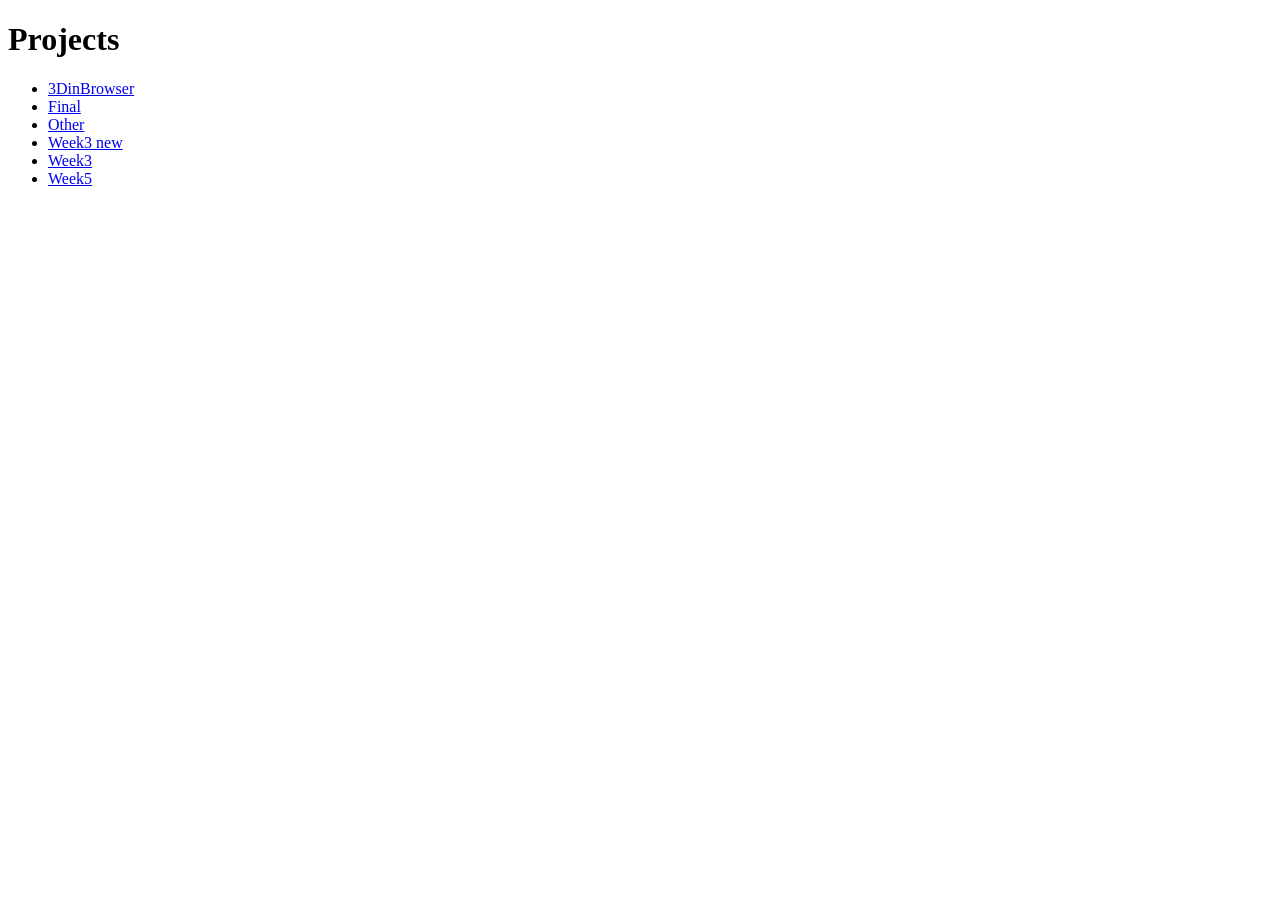
<file: index.html>
<!DOCTYPE html>
<html>
<head>
    <meta charset="UTF-8">
    <title>3D</title>
</head>
<body>
    <h1>Projects</h1>
    <ul>
        <li><a href="3DinBrowser/index.html">3DinBrowser</a></li>
        <li><a href="Final/index.html">Final</a></li>
        <li><a href="Other/index.html">Other</a></li>
        <li><a href="Week3%20new/index.html">Week3 new</a></li>
        <li><a href="Week3/index.html">Week3</a></li>
        <li><a href="Week5/index.html">Week5</a></li>
    </ul>
</body>
</html>
</file>
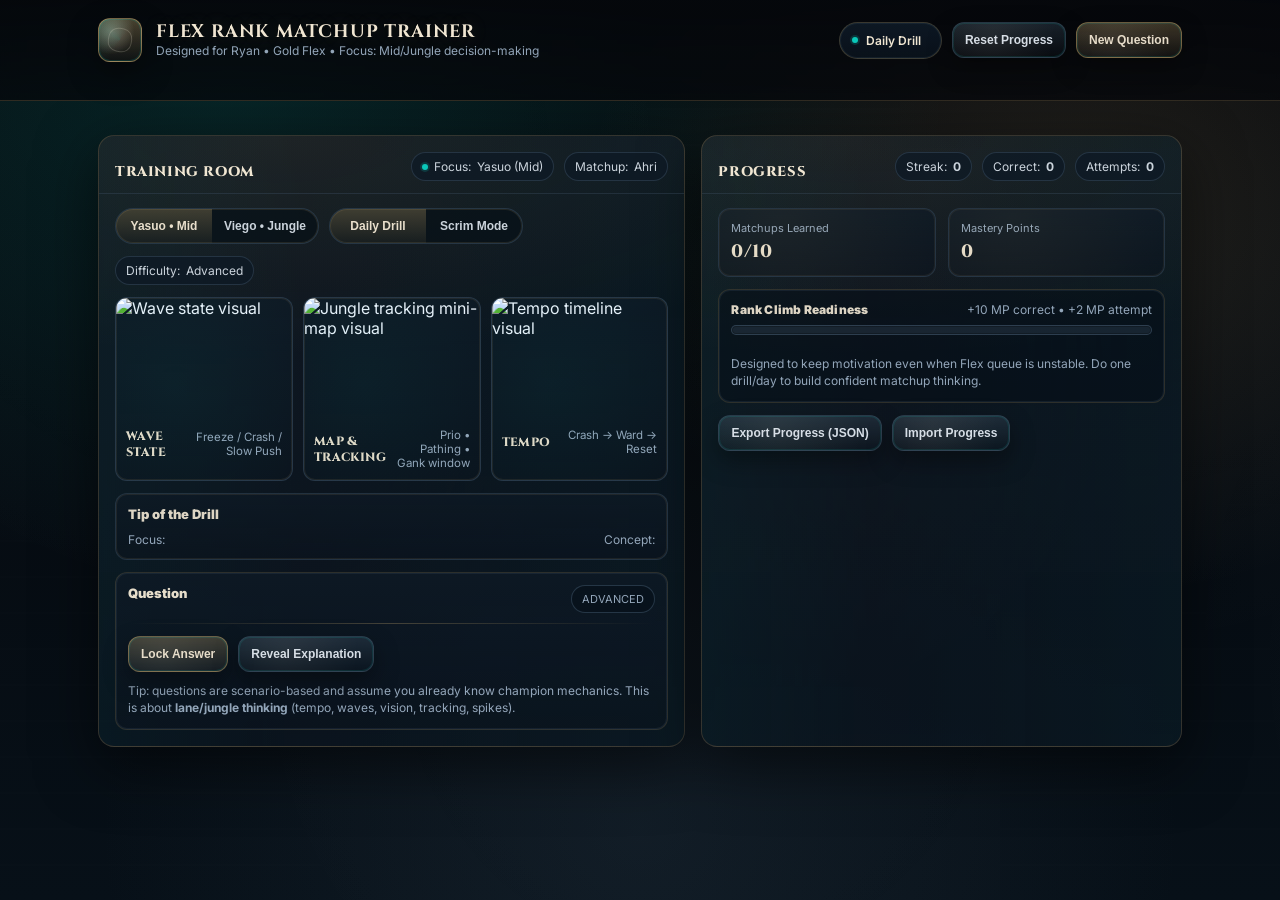
<file: Other/index.html>
<!doctype html>
<html lang="en">
<head>
  <meta charset="utf-8" />
  <meta name="viewport" content="width=device-width, initial-scale=1" />
  <title>Flex Rank Matchup Trainer</title>
  <link rel="preconnect" href="https://fonts.googleapis.com">
  <link rel="preconnect" href="https://fonts.gstatic.com" crossorigin>
  <link href="https://fonts.googleapis.com/css2?family=Cinzel:wght@400;600;700&family=Inter:wght@400;500;600&display=swap" rel="stylesheet">
  <link rel="stylesheet" href="./styles.css">
</head>

<body>
  <canvas id="burst"></canvas>
  <div class="toast" id="toast">Matchup Learned ✦</div>

  <header class="appHeader">
    <div class="wrap">
      <div class="topbar">
        <div class="brand">
          <div class="crest" aria-hidden="true"></div>
          <div>
            <h1>Flex Rank Matchup Trainer</h1>
            <div class="subtitle">Designed for Ryan • Gold Flex • Focus: Mid/Jungle decision-making</div>
          </div>
        </div>

        <div class="pillrow">
          <div class="pill"><span class="dot"></span> <strong id="dailyLabel">Daily Drill</strong> <span id="dailyDate"></span></div>
          <button class="btn secondary" id="btnReset">Reset Progress</button>
          <button class="btn" id="btnNew">New Question</button>
        </div>
      </div>
    </div>
  </header>

  <main class="wrap">
    <div class="grid">
      <!-- LEFT: Tip + Quiz -->
      <section class="card" aria-label="Trainer">
        <div class="cardHead">
          <h2 class="cardTitle">Training Room</h2>
          <div class="cardMeta">
            <span class="tag" title="Champion focus"><span class="dot"></span> Focus: <span id="focusTag">Yasuo (Mid)</span></span>
            <span class="tag" title="Matchup">Matchup: <span id="matchupTag">Ahri</span></span>
          </div>
        </div>

        <div class="cardBody">
          <div class="row">
            <div class="select">
              <div class="seg" role="tablist" aria-label="Champion">
                <button id="segYasuo" class="active" role="tab" aria-selected="true">Yasuo • Mid</button>
                <button id="segViego" role="tab" aria-selected="false">Viego • Jungle</button>
              </div>

              <div class="seg" role="tablist" aria-label="Mode">
                <button id="segDaily" class="active" role="tab" aria-selected="true">Daily Drill</button>
                <button id="segRandom" role="tab" aria-selected="false">Scrim Mode</button>
              </div>
            </div>

            <span class="tag" title="Difficulty">Difficulty: <span id="diffTag">Advanced</span></span>
          </div>

          <!-- NEW: Visual panel related to the question -->
          <div class="vizGrid">
            <figure class="vizCard" aria-label="Wave visual">
              <img id="imgWave" alt="Wave state visual" />
              <figcaption>
                <span class="vizTitle">Wave State</span>
                <span class="vizSub" id="vizWaveLabel">Freeze / Crash / Slow Push</span>
              </figcaption>
            </figure>

            <figure class="vizCard" aria-label="Jungle tracking visual">
              <img id="imgMap" alt="Jungle tracking mini-map visual" />
              <figcaption>
                <span class="vizTitle">Map & Tracking</span>
                <span class="vizSub" id="vizMapLabel">Prio • Pathing • Gank window</span>
              </figcaption>
            </figure>

            <figure class="vizCard" aria-label="Timing visual">
              <img id="imgTempo" alt="Tempo timeline visual" />
              <figcaption>
                <span class="vizTitle">Tempo</span>
                <span class="vizSub" id="vizTempoLabel">Crash → Ward → Reset</span>
              </figcaption>
            </figure>
          </div>

          <div class="tip" id="tipCard">
            <h3 id="tipTitle">Tip of the Drill</h3>
            <p id="tipText"></p>
            <div class="small">
              <span>Focus: <strong id="tipFocus"></strong></span>
              <span>Concept: <strong id="tipConcept"></strong></span>
            </div>
          </div>

          <div class="quiz" id="quizCard">
            <div class="qtitle">
              <h3 id="qText">Question</h3>
              <div class="diff" id="qDiff">ADVANCED</div>
            </div>
            <div class="answers" id="answers"></div>

            <div class="feedback" id="feedback">
              <span class="label" id="fbLabel"></span>
              <span id="fbText"></span>
            </div>

            <div class="divider"></div>

            <div class="footerActions">
              <button class="btn" id="btnSubmit" disabled>Lock Answer</button>
              <button class="btn secondary" id="btnReveal">Reveal Explanation</button>
            </div>

            <div class="smallNote">
              Tip: questions are scenario-based and assume you already know champion mechanics.
              This is about <strong>lane/jungle thinking</strong> (tempo, waves, vision, tracking, spikes).
            </div>
          </div>
        </div>
      </section>

      <!-- RIGHT: Progress -->
      <aside class="card" aria-label="Progress">
        <div class="cardHead">
          <h2 class="cardTitle">Progress</h2>
          <div class="cardMeta">
            <span class="tag">Streak: <strong id="streak">0</strong></span>
            <span class="tag">Correct: <strong id="correct">0</strong></span>
            <span class="tag">Attempts: <strong id="attempts">0</strong></span>
          </div>
        </div>

        <div class="cardBody">
          <div class="statGrid">
            <div class="stat">
              <div class="k">Matchups Learned</div>
              <div class="v"><span id="learned">0</span>/<span id="goal">10</span></div>
            </div>
            <div class="stat">
              <div class="k">Mastery Points</div>
              <div class="v" id="mp">0</div>
            </div>
          </div>

          <div class="progress">
            <div class="progressTop">
              <div class="label">Rank Climb Readiness</div>
              <div class="mutedText">+10 MP correct • +2 MP attempt</div>
            </div>
            <div class="bar"><div id="barFill"></div></div>
            <div class="badgeRow" id="badges"></div>
            <div class="smallNote" id="note">
              Designed to keep motivation even when Flex queue is unstable.
              Do one drill/day to build confident matchup thinking.
            </div>
          </div>

          <div class="footerActions">
            <button class="btn secondary" id="btnExport">Export Progress (JSON)</button>
            <button class="btn secondary" id="btnImport">Import Progress</button>
          </div>
        </div>
      </aside>
    </div>
  </main>

  <script src="./app.js"></script>
</body>
</html>
</file>
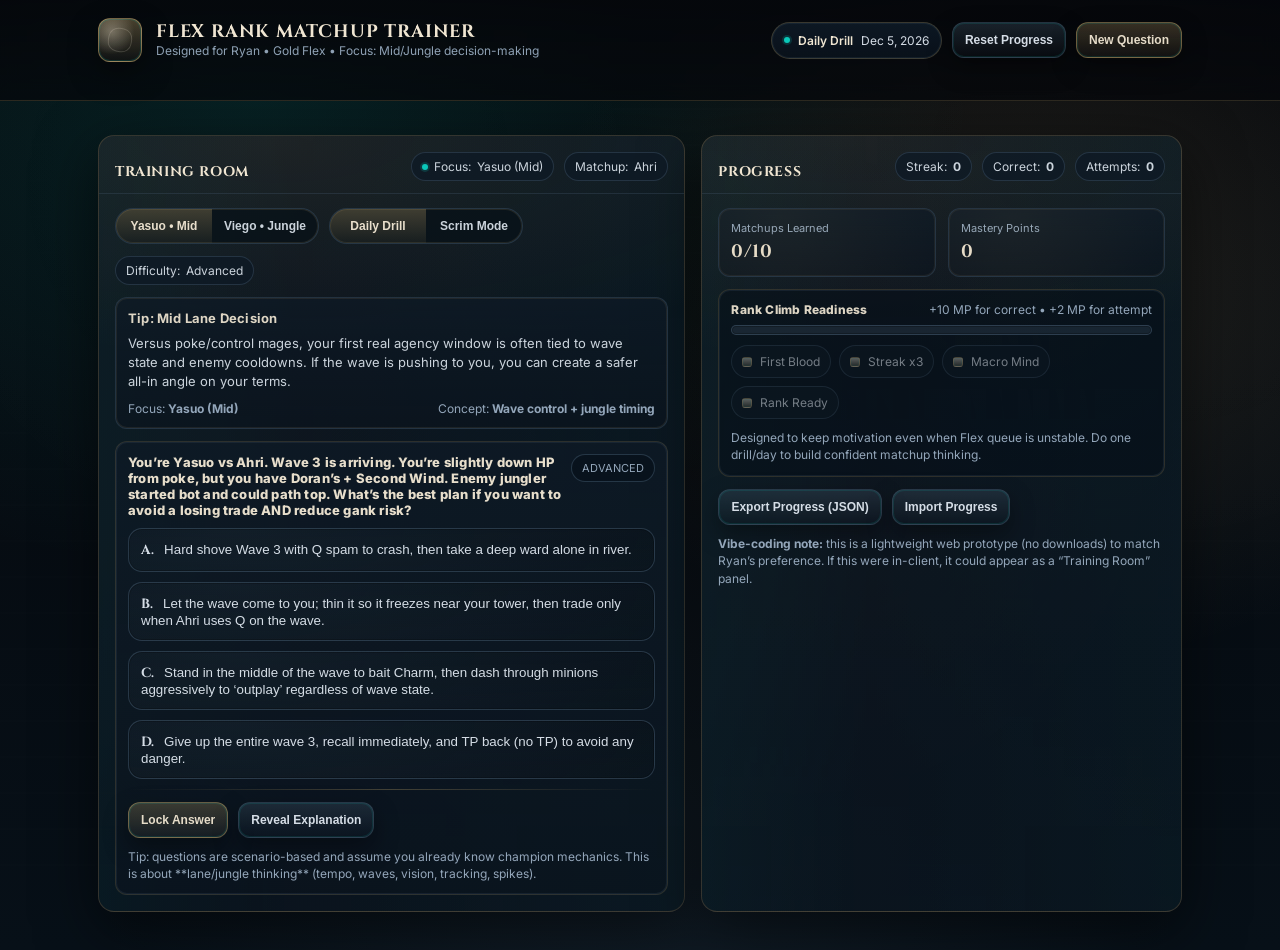
<file: Other/matchup-trainer.html>
<!doctype html>
<html lang="en">
<head>
  <meta charset="utf-8" />
  <meta name="viewport" content="width=device-width, initial-scale=1" />
  <title>Flex Rank Matchup Trainer</title>
  <link rel="preconnect" href="https://fonts.googleapis.com">
  <link rel="preconnect" href="https://fonts.gstatic.com" crossorigin>
  <!-- Cinzel gives a LoL-ish “prestige” vibe without needing LoL proprietary fonts -->
  <link href="https://fonts.googleapis.com/css2?family=Cinzel:wght@400;600;700&family=Inter:wght@400;500;600&display=swap" rel="stylesheet">

  <style>
    :root{
      --bg0:#05070b;
      --bg1:#071018;
      --panel:#0b141e;
      --panel2:#0e1a26;
      --edge:#2b3c4b;
      --edge2:#3f5568;
      --gold:#c8aa6e;
      --gold2:#f0e6d2;
      --teal:#0ac8b9;
      --red:#d34b4b;
      --muted:#9fb3c8;
      --text:#e6eef6;
      --shadow: 0 18px 60px rgba(0,0,0,.55);
      --shadow2: 0 12px 30px rgba(0,0,0,.40);
      --radius: 16px;
      --radius2: 12px;
    }

    *{ box-sizing:border-box; }
    body{
      margin:0;
      font-family: Inter, system-ui, -apple-system, Segoe UI, Roboto, Arial, sans-serif;
      color:var(--text);
      background:
        radial-gradient(1200px 800px at 20% 10%, rgba(10,200,185,.12), transparent 60%),
        radial-gradient(900px 700px at 80% 30%, rgba(200,170,110,.14), transparent 55%),
        radial-gradient(900px 900px at 50% 90%, rgba(63,85,104,.18), transparent 60%),
        linear-gradient(180deg, var(--bg0), var(--bg1));
      min-height:100vh;
      overflow-x:hidden;
    }

    /* subtle “client texture” */
    body::before{
      content:"";
      position:fixed; inset:0;
      background-image:
        linear-gradient(transparent 0, rgba(255,255,255,.02) 1px, transparent 2px),
        radial-gradient(circle at 30% 20%, rgba(255,255,255,.03), transparent 45%),
        radial-gradient(circle at 70% 60%, rgba(255,255,255,.02), transparent 50%);
      background-size: 100% 36px, 900px 900px, 1000px 1000px;
      pointer-events:none;
      mix-blend-mode: overlay;
      opacity:.55;
    }

    header{
      position:sticky; top:0; z-index:50;
      backdrop-filter: blur(10px);
      background: linear-gradient(180deg, rgba(5,7,11,.92), rgba(5,7,11,.72));
      border-bottom: 1px solid rgba(200,170,110,.20);
    }

    .wrap{
      max-width: 1120px;
      margin: 0 auto;
      padding: 18px 18px 38px;
    }

    .topbar{
      display:flex;
      align-items:center;
      justify-content:space-between;
      gap:14px;
    }

    .brand{
      display:flex;
      align-items:center;
      gap:14px;
      min-width: 260px;
    }

    .crest{
      width:44px; height:44px;
      border-radius: 12px;
      background:
        radial-gradient(circle at 30% 30%, rgba(240,230,210,.35), transparent 55%),
        linear-gradient(180deg, rgba(200,170,110,.35), rgba(200,170,110,.05));
      border: 1px solid rgba(200,170,110,.55);
      box-shadow: 0 0 0 1px rgba(10,200,185,.15) inset, var(--shadow2);
      position:relative;
    }
    .crest::after{
      content:"";
      position:absolute; inset:9px;
      border-radius: 10px;
      border:1px solid rgba(240,230,210,.28);
      transform: rotate(10deg);
      opacity:.7;
    }

    h1{
      margin:0;
      font-family: Cinzel, serif;
      font-weight: 700;
      letter-spacing: .8px;
      font-size: 18px;
      line-height:1.1;
      color: var(--gold2);
      text-transform: uppercase;
    }
    .subtitle{
      margin-top:2px;
      font-size: 12px;
      color: rgba(159,179,200,.90);
    }

    .pillrow{
      display:flex;
      align-items:center;
      gap:10px;
      flex-wrap:wrap;
      justify-content:flex-end;
    }

    .pill{
      display:flex;
      align-items:center;
      gap:8px;
      padding: 10px 12px;
      border-radius: 999px;
      background: linear-gradient(180deg, rgba(14,26,38,.92), rgba(11,20,30,.82));
      border: 1px solid rgba(200,170,110,.25);
      box-shadow: 0 0 0 1px rgba(63,85,104,.20) inset;
      color: rgba(230,238,246,.92);
      font-size: 12px;
      user-select:none;
    }
    .pill strong{ color: var(--gold2); font-weight:600; }

    .btn{
      appearance:none;
      border:0;
      cursor:pointer;
      padding: 10px 12px;
      border-radius: 12px;
      font-weight: 600;
      font-size: 12px;
      color: rgba(240,230,210,.95);
      background:
        linear-gradient(180deg, rgba(200,170,110,.25), rgba(200,170,110,.06));
      border: 1px solid rgba(200,170,110,.45);
      box-shadow: 0 0 0 1px rgba(10,200,185,.12) inset, 0 10px 24px rgba(0,0,0,.35);
      transition: transform .08s ease, filter .12s ease, border-color .12s ease;
      white-space:nowrap;
    }
    .btn:hover{ filter: brightness(1.08); border-color: rgba(240,230,210,.55); }
    .btn:active{ transform: translateY(1px); }
    .btn.secondary{
      background: linear-gradient(180deg, rgba(63,85,104,.35), rgba(14,26,38,.18));
      border-color: rgba(63,85,104,.55);
      color: rgba(230,238,246,.92);
    }

    .grid{
      display:grid;
      grid-template-columns: 1.1fr .9fr;
      gap: 16px;
      margin-top: 16px;
    }

    @media (max-width: 980px){
      .grid{ grid-template-columns: 1fr; }
      .brand{ min-width:unset; }
      .pillrow{ justify-content:flex-start; }
    }

    .card{
      border-radius: var(--radius);
      background:
        radial-gradient(1200px 400px at 30% 0%, rgba(200,170,110,.10), transparent 55%),
        linear-gradient(180deg, rgba(11,20,30,.96), rgba(11,20,30,.86));
      border: 1px solid rgba(200,170,110,.22);
      box-shadow: var(--shadow);
      overflow:hidden;
      position:relative;
    }
    .card::before{
      content:"";
      position:absolute; inset:0;
      background:
        linear-gradient(90deg, rgba(10,200,185,.10), transparent 35%, rgba(10,200,185,.08)),
        radial-gradient(circle at 20% 40%, rgba(240,230,210,.05), transparent 60%);
      opacity:.35;
      pointer-events:none;
    }

    .cardHead{
      display:flex;
      align-items:flex-end;
      justify-content:space-between;
      gap:10px;
      padding: 16px 16px 12px;
      border-bottom: 1px solid rgba(63,85,104,.35);
      position:relative;
      z-index:1;
    }

    .cardTitle{
      font-family: Cinzel, serif;
      letter-spacing: .6px;
      text-transform: uppercase;
      font-weight: 700;
      color: var(--gold2);
      font-size: 14px;
      margin:0;
    }
    .cardMeta{
      font-size: 12px;
      color: rgba(159,179,200,.92);
      display:flex;
      gap:10px;
      align-items:center;
      flex-wrap:wrap;
    }
    .tag{
      display:inline-flex;
      align-items:center;
      gap:6px;
      padding: 6px 10px;
      border-radius: 999px;
      background: rgba(14,26,38,.75);
      border: 1px solid rgba(63,85,104,.45);
      color: rgba(230,238,246,.88);
      font-size: 12px;
    }
    .dot{
      width:6px; height:6px; border-radius: 99px;
      background: var(--teal);
      box-shadow: 0 0 0 2px rgba(10,200,185,.18);
    }

    .cardBody{
      padding: 14px 16px 16px;
      position:relative;
      z-index:1;
    }

    .row{
      display:flex;
      gap:12px;
      flex-wrap:wrap;
      align-items:center;
      justify-content:space-between;
      margin-bottom: 12px;
    }

    .select{
      display:flex;
      gap:10px;
      flex-wrap:wrap;
    }

    .seg{
      display:inline-flex;
      border-radius: 999px;
      overflow:hidden;
      border: 1px solid rgba(63,85,104,.55);
      background: rgba(7,16,24,.7);
      box-shadow: 0 0 0 1px rgba(200,170,110,.12) inset;
    }
    .seg button{
      border:0;
      background: transparent;
      color: rgba(230,238,246,.88);
      font-weight: 600;
      font-size: 12px;
      padding: 10px 12px;
      cursor:pointer;
      transition: background .12s ease, color .12s ease;
      min-width: 96px;
    }
    .seg button.active{
      background:
        linear-gradient(180deg, rgba(200,170,110,.28), rgba(200,170,110,.07));
      color: rgba(240,230,210,.96);
    }
    .seg button:not(.active):hover{
      background: rgba(63,85,104,.18);
    }

    .tip{
      border-radius: var(--radius2);
      background: linear-gradient(180deg, rgba(14,26,38,.72), rgba(11,20,30,.62));
      border: 1px solid rgba(63,85,104,.45);
      padding: 12px 12px;
      box-shadow: 0 0 0 1px rgba(200,170,110,.10) inset;
    }
    .tip h3{
      margin:0 0 8px 0;
      font-size: 13px;
      font-weight: 700;
      color: rgba(240,230,210,.92);
      letter-spacing:.2px;
    }
    .tip p{
      margin:0;
      color: rgba(230,238,246,.88);
      line-height:1.45;
      font-size: 13px;
    }
    .tip .small{
      margin-top:10px;
      font-size: 12px;
      color: rgba(159,179,200,.92);
      display:flex;
      justify-content:space-between;
      gap:10px;
      flex-wrap:wrap;
    }

    .quiz{
      margin-top: 12px;
      border-radius: var(--radius2);
      background: linear-gradient(180deg, rgba(14,26,38,.78), rgba(11,20,30,.66));
      border: 1px solid rgba(200,170,110,.18);
      padding: 12px 12px;
      box-shadow: 0 0 0 1px rgba(63,85,104,.22) inset;
    }
    .qtitle{
      display:flex;
      justify-content:space-between;
      gap:10px;
      align-items:flex-start;
    }
    .quiz h3{
      margin:0 0 10px 0;
      font-size: 13px;
      font-weight: 800;
      letter-spacing:.2px;
      color: rgba(240,230,210,.96);
    }
    .diff{
      font-size: 11px;
      padding: 6px 10px;
      border-radius: 999px;
      border: 1px solid rgba(63,85,104,.55);
      background: rgba(7,16,24,.55);
      color: rgba(159,179,200,.92);
      white-space:nowrap;
    }

    .answers{
      display:grid;
      grid-template-columns: 1fr;
      gap:10px;
    }
    .answer{
      text-align:left;
      width:100%;
      padding: 12px 12px;
      border-radius: 14px;
      border: 1px solid rgba(63,85,104,.55);
      background:
        radial-gradient(900px 300px at 20% 0%, rgba(63,85,104,.18), transparent 60%),
        linear-gradient(180deg, rgba(7,16,24,.75), rgba(7,16,24,.55));
      color: rgba(230,238,246,.92);
      cursor:pointer;
      transition: transform .08s ease, filter .12s ease, border-color .12s ease;
      box-shadow: 0 0 0 1px rgba(0,0,0,.20) inset;
      position:relative;
      overflow:hidden;
    }
    .answer:hover{ filter: brightness(1.08); border-color: rgba(200,170,110,.35); }
    .answer:active{ transform: translateY(1px); }
    .answer.correct{
      border-color: rgba(10,200,185,.65);
      box-shadow: 0 0 0 1px rgba(10,200,185,.20) inset, 0 0 26px rgba(10,200,185,.15);
    }
    .answer.wrong{
      border-color: rgba(211,75,75,.70);
      box-shadow: 0 0 0 1px rgba(211,75,75,.22) inset, 0 0 26px rgba(211,75,75,.12);
    }

    .feedback{
      margin-top: 10px;
      padding: 10px 10px;
      border-radius: 12px;
      border: 1px solid rgba(63,85,104,.55);
      background: rgba(7,16,24,.55);
      color: rgba(230,238,246,.90);
      font-size: 12.5px;
      line-height:1.45;
      display:none;
    }
    .feedback.show{ display:block; }
    .feedback .label{
      font-weight:800;
      letter-spacing:.2px;
      color: rgba(240,230,210,.94);
    }

    /* right column: progress */
    .statGrid{
      display:grid;
      grid-template-columns: 1fr 1fr;
      gap: 12px;
      margin-bottom: 12px;
    }
    .stat{
      border-radius: var(--radius2);
      background: linear-gradient(180deg, rgba(14,26,38,.74), rgba(11,20,30,.64));
      border: 1px solid rgba(63,85,104,.48);
      padding: 12px 12px;
      box-shadow: 0 0 0 1px rgba(200,170,110,.08) inset;
      position:relative;
      overflow:hidden;
    }
    .stat::after{
      content:"";
      position:absolute; inset:-40% -60%;
      background: radial-gradient(circle at 40% 40%, rgba(200,170,110,.18), transparent 55%);
      transform: rotate(12deg);
      opacity:.35;
      pointer-events:none;
    }
    .stat .k{ font-size: 11px; color: rgba(159,179,200,.92); }
    .stat .v{
      margin-top:4px;
      font-family: Cinzel, serif;
      letter-spacing:.4px;
      font-weight: 700;
      color: rgba(240,230,210,.96);
      font-size: 18px;
    }

    .progress{
      border-radius: var(--radius2);
      border: 1px solid rgba(200,170,110,.20);
      background: rgba(7,16,24,.55);
      padding: 12px 12px;
      box-shadow: 0 0 0 1px rgba(63,85,104,.22) inset;
    }
    .progressTop{
      display:flex;
      justify-content:space-between;
      gap:10px;
      align-items:center;
      margin-bottom:8px;
      flex-wrap:wrap;
    }
    .progressTop .label{
      font-weight: 800;
      color: rgba(240,230,210,.92);
      letter-spacing:.2px;
      font-size: 12px;
    }
    .bar{
      height: 10px;
      border-radius: 999px;
      background: rgba(63,85,104,.30);
      border: 1px solid rgba(63,85,104,.55);
      overflow:hidden;
      box-shadow: 0 0 0 1px rgba(0,0,0,.25) inset;
    }
    .bar > div{
      height:100%;
      width: 0%;
      border-radius: 999px;
      background:
        linear-gradient(90deg, rgba(10,200,185,.35), rgba(200,170,110,.55), rgba(240,230,210,.65));
      box-shadow: 0 0 18px rgba(200,170,110,.18);
      transition: width .35s ease;
    }
    .badgeRow{
      display:flex;
      flex-wrap:wrap;
      gap:8px;
      margin-top:10px;
    }
    .badge{
      display:inline-flex;
      align-items:center;
      gap:8px;
      padding: 8px 10px;
      border-radius: 999px;
      border: 1px solid rgba(63,85,104,.55);
      background: rgba(14,26,38,.70);
      color: rgba(230,238,246,.88);
      font-size: 12px;
      opacity:.55;
      filter: saturate(.9);
      transition: opacity .15s ease, filter .15s ease, transform .08s ease, border-color .15s ease;
    }
    .badge.unlocked{
      opacity: 1;
      filter: saturate(1.05);
      border-color: rgba(200,170,110,.38);
      box-shadow: 0 0 0 1px rgba(200,170,110,.10) inset;
    }
    .badge.unlocked:hover{ transform: translateY(-1px); }
    .badge .ico{
      width: 10px; height: 10px; border-radius: 3px;
      background: linear-gradient(180deg, rgba(240,230,210,.65), rgba(200,170,110,.25));
      border: 1px solid rgba(200,170,110,.45);
      box-shadow: 0 0 0 1px rgba(10,200,185,.10) inset;
    }

    .smallNote{
      margin-top: 10px;
      font-size: 12px;
      color: rgba(159,179,200,.92);
      line-height:1.45;
    }

    .footerActions{
      display:flex;
      gap:10px;
      flex-wrap:wrap;
      margin-top:12px;
    }

    /* celebration burst */
    #burst{
      position:fixed;
      inset:0;
      pointer-events:none;
      z-index: 999;
    }
    .toast{
      position: fixed;
      left: 50%;
      top: 16px;
      transform: translateX(-50%);
      z-index: 1000;
      padding: 12px 14px;
      border-radius: 14px;
      background: linear-gradient(180deg, rgba(14,26,38,.92), rgba(7,16,24,.85));
      border: 1px solid rgba(200,170,110,.42);
      box-shadow: var(--shadow2);
      color: rgba(240,230,210,.96);
      font-weight: 700;
      letter-spacing:.2px;
      font-size: 12px;
      display:none;
    }
    .toast.show{ display:block; animation: pop .18s ease; }
    @keyframes pop{ from{ transform: translateX(-50%) translateY(-6px); opacity:.0 } to{ transform: translateX(-50%) translateY(0); opacity:1 } }

    .divider{
      height:1px;
      background: linear-gradient(90deg, transparent, rgba(200,170,110,.35), transparent);
      margin: 10px 0 12px;
      opacity:.85;
    }
  </style>
</head>

<body>
  <canvas id="burst"></canvas>
  <div class="toast" id="toast">Matchup Learned ✦</div>

  <header>
    <div class="wrap">
      <div class="topbar">
        <div class="brand">
          <div class="crest" aria-hidden="true"></div>
          <div>
            <h1>Flex Rank Matchup Trainer</h1>
            <div class="subtitle">Designed for Ryan • Gold Flex • Focus: Mid/Jungle decision-making</div>
          </div>
        </div>

        <div class="pillrow">
          <div class="pill"><span class="dot"></span> <strong id="dailyLabel">Daily Drill</strong> <span id="dailyDate"></span></div>
          <button class="btn secondary" id="btnReset">Reset Progress</button>
          <button class="btn" id="btnNew">New Question</button>
        </div>
      </div>
    </div>
  </header>

  <main class="wrap">
    <div class="grid">
      <!-- LEFT: Tip + Quiz -->
      <section class="card" aria-label="Trainer">
        <div class="cardHead">
          <h2 class="cardTitle">Training Room</h2>
          <div class="cardMeta">
            <span class="tag" title="Champion focus"><span class="dot"></span> Focus: <span id="focusTag">Yasuo (Mid)</span></span>
            <span class="tag" title="Matchup">Matchup: <span id="matchupTag">Ahri</span></span>
          </div>
        </div>

        <div class="cardBody">
          <div class="row">
            <div class="select">
              <div class="seg" role="tablist" aria-label="Champion">
                <button id="segYasuo" class="active" role="tab" aria-selected="true">Yasuo • Mid</button>
                <button id="segViego" role="tab" aria-selected="false">Viego • Jungle</button>
              </div>

              <div class="seg" role="tablist" aria-label="Mode">
                <button id="segDaily" class="active" role="tab" aria-selected="true">Daily Drill</button>
                <button id="segRandom" role="tab" aria-selected="false">Scrim Mode</button>
              </div>
            </div>

            <div style="display:flex; gap:10px; align-items:center; flex-wrap:wrap;">
              <span class="tag" title="Difficulty">Difficulty: <span id="diffTag">Advanced</span></span>
            </div>
          </div>

          <div class="tip" id="tipCard">
            <h3 id="tipTitle">Tip of the Drill</h3>
            <p id="tipText"></p>
            <div class="small">
              <span>Focus: <strong id="tipFocus"></strong></span>
              <span>Concept: <strong id="tipConcept"></strong></span>
            </div>
          </div>

          <div class="quiz" id="quizCard">
            <div class="qtitle">
              <h3 id="qText">Question</h3>
              <div class="diff" id="qDiff">ADVANCED</div>
            </div>
            <div class="answers" id="answers"></div>
            <div class="feedback" id="feedback">
              <span class="label" id="fbLabel"></span>
              <span id="fbText"></span>
            </div>

            <div class="divider"></div>

            <div class="footerActions">
              <button class="btn" id="btnSubmit" disabled>Lock Answer</button>
              <button class="btn secondary" id="btnReveal">Reveal Explanation</button>
            </div>

            <div class="smallNote">
              Tip: questions are scenario-based and assume you already know champion mechanics.
              This is about **lane/jungle thinking** (tempo, waves, vision, tracking, spikes).
            </div>
          </div>
        </div>
      </section>

      <!-- RIGHT: Progress -->
      <aside class="card" aria-label="Progress">
        <div class="cardHead">
          <h2 class="cardTitle">Progress</h2>
          <div class="cardMeta">
            <span class="tag">Streak: <strong id="streak">0</strong></span>
            <span class="tag">Correct: <strong id="correct">0</strong></span>
            <span class="tag">Attempts: <strong id="attempts">0</strong></span>
          </div>
        </div>

        <div class="cardBody">
          <div class="statGrid">
            <div class="stat">
              <div class="k">Matchups Learned</div>
              <div class="v"><span id="learned">0</span>/<span id="goal">10</span></div>
            </div>
            <div class="stat">
              <div class="k">Mastery Points</div>
              <div class="v" id="mp">0</div>
            </div>
          </div>

          <div class="progress">
            <div class="progressTop">
              <div class="label">Rank Climb Readiness</div>
              <div style="font-size:12px; color: rgba(159,179,200,.92);">
                +10 MP for correct • +2 MP for attempt
              </div>
            </div>
            <div class="bar" aria-label="Progress bar">
              <div id="barFill"></div>
            </div>

            <div class="badgeRow" id="badges"></div>

            <div class="smallNote" id="note">
              Designed to keep motivation even when Flex queue is unstable.
              Do one drill/day to build confident matchup thinking.
            </div>
          </div>

          <div class="footerActions">
            <button class="btn secondary" id="btnExport">Export Progress (JSON)</button>
            <button class="btn secondary" id="btnImport">Import Progress</button>
          </div>

          <div class="smallNote">
            <strong>Vibe-coding note:</strong> this is a lightweight web prototype (no downloads) to match Ryan’s preference.
            If this were in-client, it could appear as a “Training Room” panel.
          </div>
        </div>
      </aside>
    </div>
  </main>

  <script>
    // ---------- Utilities ----------
    const $ = (id) => document.getElementById(id);
    const clamp = (n,min,max)=>Math.max(min,Math.min(max,n));

    // Deterministic daily seed from date + focus
    function mulberry32(a) {
      return function() {
        let t = a += 0x6D2B79F5;
        t = Math.imul(t ^ (t >>> 15), t | 1);
        t ^= t + Math.imul(t ^ (t >>> 7), t | 61);
        return ((t ^ (t >>> 14)) >>> 0) / 4294967296;
      }
    }
    function seedFromString(str){
      let h = 2166136261;
      for (let i=0;i<str.length;i++){
        h ^= str.charCodeAt(i);
        h = Math.imul(h, 16777619);
      }
      return h >>> 0;
    }

    // ---------- Question bank (Advanced) ----------
    // NOTE: These are general “advanced macro” scenarios. Not matchup-perfect frame data.
    const bank = {
      yasuo: [
        {
          id: "yasuo_ahri_wave3",
          matchup: "Ahri",
          concept: "Wave control + jungle timing",
          difficulty: "Advanced",
          tip: "Versus poke/control mages, your first real agency window is often tied to wave state and enemy cooldowns. If the wave is pushing to you, you can create a safer all-in angle on your terms.",
          q: "You’re Yasuo vs Ahri. Wave 3 is arriving. You’re slightly down HP from poke, but you have Doran’s + Second Wind. Enemy jungler started bot and could path top. What’s the best plan if you want to avoid a losing trade AND reduce gank risk?",
          answers: [
            { t: "Hard shove Wave 3 with Q spam to crash, then take a deep ward alone in river.", ok:false,
              why:"Hard shoving while low HP can expose you to a timed 2v1. If you ward after pushing, you still walked into fog during the gank window." },
            { t: "Let the wave come to you; thin it so it freezes near your tower, then trade only when Ahri uses Q on the wave.", ok:true,
              why:"Freezing near tower reduces gank angles and forces Ahri to overextend. Trading after her Q (key poke + wave tool) creates a clearer window." },
            { t: "Stand in the middle of the wave to bait Charm, then dash through minions aggressively to ‘outplay’ regardless of wave state.", ok:false,
              why:"High variance. If jungle is nearby or you misread cooldowns, you die and lose tempo. The question is about reducing risk." },
            { t: "Give up the entire wave 3, recall immediately, and TP back (no TP) to avoid any danger.", ok:false,
              why:"You can’t TP, and full recall this early usually sacrifices too much XP/gold unless you’re forced." }
          ]
        },
        {
          id: "yasuo_zed_lvl2",
          matchup: "Zed",
          concept: "Level spikes + spacing",
          difficulty: "Advanced",
          tip: "Into assassin lanes, your goal isn’t ‘win every trade’—it’s manage HP and wave so that their spike windows don’t convert into kill pressure with jungle.",
          q: "Yasuo vs Zed. You hit level 2 first with a small minion advantage. What is the highest percentage play to convert the level lead without flipping the lane?",
          answers: [
            { t: "Instantly dash in for an extended trade even if Zed has a full wave to hit you back.", ok:false,
              why:"Extended trades into a stacked enemy wave often lose due to minion damage; also sets up jungle punish." },
            { t: "Take a short Q + auto trade when Zed steps up for CS, then back off to maintain the wave advantage.", ok:true,
              why:"Short trade uses your temporary level lead while respecting minion damage and keeping the wave in a good state." },
            { t: "Ignore Zed, spam Q to shove as fast as possible and roam with no vision.", ok:false,
              why:"You’re not guaranteed roam value and can get punished by jungle; also you may give Zed free farm under tower." },
            { t: "Hold Wind Wall at level 2 and all-in only if you land a tornado from max range.", ok:false,
              why:"Wind Wall isn’t available at level 2; also the condition is too narrow. The best answer is a consistent short trade." }
          ]
        },
        {
          id: "yasuo_crash_recall",
          matchup: "Orianna",
          concept: "Crash → reset timing (tempo)",
          difficulty: "Advanced",
          tip: "One of the strongest ‘invisible’ skills is recalling on a clean tempo: crash a wave that denies the opponent options, then return with a buy while they’re stuck catching.",
          q: "You’ve built a slow push vs Orianna and have 2.5 waves stacked. You’re at 65% HP and 900g. Enemy jungler last showed bot 20s ago. What’s the best tempo line?",
          answers: [
            { t: "Immediately recall before crashing so Orianna can’t poke you while you push.", ok:false,
              why:"Recalling without crashing often gives Orianna a free shove and forces you to lose the stacked wave value." },
            { t: "Crash the stacked wave into tower, ward on the exit path, then recall to convert gold into lane control.", ok:true,
              why:"Crash denies Orianna time to trade into you, forces her to last-hit under tower, and gives you a clean reset." },
            { t: "Dive Orianna under tower because stacked wave means guaranteed kill.", ok:false,
              why:"High risk; Orianna can outplay with shield/ball and jungle might be nearby. The question asks highest percentage tempo." },
            { t: "Freeze the wave in front of Orianna’s tower to keep pressure.", ok:false,
              why:"Freezing that far up is unsafe and usually not stable unless you have jungle support." }
          ]
        },
      ],

      viego: [
        {
          id: "viego_tracking_3camp",
          matchup: "Lee Sin",
          concept: "Jungle tracking + lane state",
          difficulty: "Advanced",
          tip: "Good jungling is often ‘predictable on purpose’: you choose lines that sync with lane prio and deny the enemy’s best play.",
          q: "You’re Viego. Enemy Lee Sin started bot. Mid is even, top has prio for you, bot has prio for enemy. You want to avoid being invaded early. Which opening is best?",
          answers: [
            { t: "Full clear towards bot to contest scuttle into enemy bot prio.", ok:false,
              why:"Contesting into losing bot prio invites a 2v2/3v3 you likely lose early vs Lee." },
            { t: "3–4 camp clear towards top, take top scuttle with top prio, then threaten a top/mid play.", ok:true,
              why:"You sync to your winning lane for protection and reduce invade risk; also Lee’s strongest side is bot." },
            { t: "Start enemy raptors level 1 to ‘cheese’ regardless of lane states.", ok:false,
              why:"High variance and usually punished by Lee + lane collapse if prio isn’t guaranteed." },
            { t: "Skip camps, sprint to river and flip scuttle coin at 3:15.", ok:false,
              why:"Scuttle flips are exactly what you’re trying to avoid; Viego scales with consistent economy and safe tempo." }
          ]
        },
        {
          id: "viego_objective_trade",
          matchup: "Jarvan IV",
          concept: "Objective trading + tempo reset",
          difficulty: "Advanced",
          tip: "When you can’t contest an objective, the best response is a clean trade that preserves tempo: take something guaranteed and reset before you get collapsed on.",
          q: "Enemy starts dragon with bot prio and your mid is shoved in. You’re Viego on top side with camps up. What is the best high-percentage response?",
          answers: [
            { t: "Walk into river anyway to ‘see what happens’ and maybe steal.", ok:false,
              why:"Low prio lanes means you get collapsed; Viego early isn’t a reliable steal machine." },
            { t: "Take Herald/top camps or invade top-side safely, then reset to spend gold and be on map for next play.", ok:true,
              why:"You trade cross-map with guaranteed value and preserve tempo; avoiding deaths is progress." },
            { t: "Force a bot gank through wards because dragon is happening.", ok:false,
              why:"Bot has enemy prio and likely vision; you’re late and risk countergank/turn." },
            { t: "AFK farm your own jungle and ignore everything.", ok:false,
              why:"Too passive. The correct answer is a controlled trade, not doing nothing." }
          ]
        },
        {
          id: "viego_gank_wave_state",
          matchup: "Kha'Zix",
          concept: "Gank timing based on wave",
          difficulty: "Advanced",
          tip: "A gank is easiest when the enemy’s options are constrained by the wave: pushing without vision, slow pushing too far, or stuck last-hitting a crash.",
          q: "Mid lane: your Yasuo is slow pushing a stacked wave that will crash in ~15s. Enemy mid has no flash. What is the best gank timing to maximize success with minimal risk?",
          answers: [
            { t: "Gank immediately before the crash while enemy can still retreat and you may take minion aggro.", ok:false,
              why:"Before crash, enemy has more room to run. Also you may tank a big wave." },
            { t: "Wait for the wave to crash; as the enemy is forced to last-hit under tower, threaten dive only if your laner can tank + you track enemy jungle.", ok:true,
              why:"Crash constrains the enemy (they must choose CS vs safety). You still respect jungle tracking to avoid counterplay." },
            { t: "Ignore the lane and solo invade enemy jungle with no vision because mid is ‘winning’.", ok:false,
              why:"Winning lane helps, but blind invade is risky; the question is about timing a high-percentage play." },
            { t: "Ping your laner to fight 1v1 and arrive after the trade is already decided.", ok:false,
              why:"Late arrivals often waste tempo. You want to sync with the crash to create a clear window." }
          ]
        },
      ]
    };

    // ---------- App state ----------
    const STORAGE_KEY = "matchupTrainer_ryan_v1";
    const defaultState = {
      focus: "yasuo", // yasuo | viego
      mode: "daily", // daily | random
      goal: 10,
      attempts: 0,
      correct: 0,
      streak: 0,
      masteryPoints: 0,
      learnedIds: [],
      lastDailyId: null,
      lastDailyDate: null
    };

    let state = loadState();
    let current = null;
    let selectedIdx = null;
    let locked = false;

    function loadState(){
      try{
        const raw = localStorage.getItem(STORAGE_KEY);
        if(!raw) return structuredClone(defaultState);
        const parsed = JSON.parse(raw);
        return { ...structuredClone(defaultState), ...parsed };
      }catch{
        return structuredClone(defaultState);
      }
    }
    function saveState(){
      localStorage.setItem(STORAGE_KEY, JSON.stringify(state));
    }

    // ---------- Daily selection ----------
    function getTodayStr(){
      const d = new Date();
      const y = d.getFullYear();
      const m = String(d.getMonth()+1).padStart(2,"0");
      const day = String(d.getDate()).padStart(2,"0");
      return `${y}-${m}-${day}`;
    }

    function pickQuestion(){
      const list = bank[state.focus];
      if(state.mode === "random"){
        const r = Math.random();
        return list[Math.floor(r * list.length)];
      }
      // daily: stable per day + focus
      const today = getTodayStr();
      const seed = seedFromString(`${today}:${state.focus}:ryan`);
      const rng = mulberry32(seed);
      const q = list[Math.floor(rng() * list.length)];
      return q;
    }

    // ---------- Render ----------
    function setSeg(){
      $("segYasuo").classList.toggle("active", state.focus==="yasuo");
      $("segViego").classList.toggle("active", state.focus==="viego");
      $("segDaily").classList.toggle("active", state.mode==="daily");
      $("segRandom").classList.toggle("active", state.mode==="random");

      $("focusTag").textContent = state.focus==="yasuo" ? "Yasuo (Mid)" : "Viego (Jungle)";
      $("diffTag").textContent = "Advanced";
      $("goal").textContent = state.goal;

      const d = new Date();
      $("dailyDate").textContent = `${d.toLocaleString(undefined,{month:"short"})} ${d.getDate()}, ${d.getFullYear()}`;
      $("dailyLabel").textContent = state.mode==="daily" ? "Daily Drill" : "Scrim Mode";
    }

    function renderProgress(){
      $("attempts").textContent = state.attempts;
      $("correct").textContent = state.correct;
      $("streak").textContent = state.streak;
      $("mp").textContent = state.masteryPoints;

      const learned = new Set(state.learnedIds);
      $("learned").textContent = learned.size;

      const pct = (learned.size / state.goal) * 100;
      $("barFill").style.width = `${clamp(pct,0,100)}%`;

      const badgeDefs = [
        { id:"b1", name:"First Blood", rule: s => s.correct >= 1 },
        { id:"b2", name:"Streak x3", rule: s => s.streak >= 3 },
        { id:"b3", name:"Macro Mind", rule: s => new Set(s.learnedIds).size >= 5 },
        { id:"b4", name:"Rank Ready", rule: s => new Set(s.learnedIds).size >= s.goal },
      ];

      const holder = $("badges");
      holder.innerHTML = "";
      badgeDefs.forEach(b=>{
        const el = document.createElement("div");
        el.className = "badge" + (b.rule(state) ? " unlocked" : "");
        el.innerHTML = `<span class="ico"></span><span>${b.name}</span>`;
        holder.appendChild(el);
      });
    }

    function renderQuestion(q){
      current = q;
      selectedIdx = null;
      locked = false;

      $("matchupTag").textContent = q.matchup;
      $("tipTitle").textContent = `Tip: ${state.focus==="yasuo" ? "Mid Lane" : "Jungle"} Decision`;
      $("tipText").textContent = q.tip;
      $("tipFocus").textContent = state.focus==="yasuo" ? "Yasuo (Mid)" : "Viego (Jungle)";
      $("tipConcept").textContent = q.concept;

      $("qText").textContent = q.q;
      $("qDiff").textContent = q.difficulty.toUpperCase();

      const answers = $("answers");
      answers.innerHTML = "";
      q.answers.forEach((a, idx)=>{
        const btn = document.createElement("button");
        btn.className = "answer";
        btn.type = "button";
        btn.innerHTML = `<strong style="font-family:Cinzel,serif; letter-spacing:.2px; margin-right:6px;">${String.fromCharCode(65+idx)}.</strong> ${a.t}`;
        btn.addEventListener("click", ()=>{
          if(locked) return;
          selectedIdx = idx;
          Array.from(answers.children).forEach((c,i)=> c.style.outline = i===idx ? "2px solid rgba(200,170,110,.55)" : "none");
          $("btnSubmit").disabled = false;
          $("feedback").classList.remove("show");
        });
        answers.appendChild(btn);
      });

      $("btnSubmit").disabled = true;
      $("feedback").classList.remove("show");
      $("fbLabel").textContent = "";
      $("fbText").textContent = "";
    }

    // ---------- Celebration ----------
    const canvas = $("burst");
    const ctx = canvas.getContext("2d");
    function resizeCanvas(){
      canvas.width = window.innerWidth * devicePixelRatio;
      canvas.height = window.innerHeight * devicePixelRatio;
      ctx.setTransform(devicePixelRatio,0,0,devicePixelRatio,0,0);
    }
    window.addEventListener("resize", resizeCanvas);
    resizeCanvas();

    function burst(x,y){
      const particles = [];
      const n = 80;
      for(let i=0;i<n;i++){
        const ang = Math.random()*Math.PI*2;
        const sp = 1.5 + Math.random()*4.5;
        particles.push({
          x, y,
          vx: Math.cos(ang)*sp,
          vy: Math.sin(ang)*sp - 1.2,
          life: 36 + Math.random()*18,
          r: 1.2 + Math.random()*2.8,
          hue: Math.random() < 0.55 ? "gold" : "teal"
        });
      }
      let t=0;
      function step(){
        t++;
        ctx.clearRect(0,0,canvas.width,canvas.height);
        for(const p of particles){
          p.x += p.vx;
          p.y += p.vy;
          p.vy += 0.10;
          p.life -= 1;
        }
        for(const p of particles){
          if(p.life <= 0) continue;
          const alpha = clamp(p.life/54, 0, 1);
          ctx.beginPath();
          ctx.arc(p.x, p.y, p.r, 0, Math.PI*2);
          if(p.hue==="gold"){
            ctx.fillStyle = `rgba(200,170,110,${0.85*alpha})`;
            ctx.shadowColor = "rgba(240,230,210,.55)";
          }else{
            ctx.fillStyle = `rgba(10,200,185,${0.80*alpha})`;
            ctx.shadowColor = "rgba(10,200,185,.55)";
          }
          ctx.shadowBlur = 10;
          ctx.fill();
        }
        ctx.shadowBlur = 0;
        if(t < 48) requestAnimationFrame(step);
        else ctx.clearRect(0,0,canvas.width,canvas.height);
      }
      requestAnimationFrame(step);
    }

    function showToast(text){
      const t = $("toast");
      t.textContent = text;
      t.classList.add("show");
      setTimeout(()=>t.classList.remove("show"), 1200);
    }

    // ---------- Logic ----------
    function isSameDaily(){
      const today = getTodayStr();
      return state.lastDailyDate === today && state.lastDailyId;
    }

    function loadNext(){
      const q = pickQuestion();
      // If daily and already answered today, keep same question id to feel like “daily drill”
      if(state.mode==="daily" && isSameDaily()){
        const list = bank[state.focus];
        const same = list.find(x=>x.id===state.lastDailyId);
        if(same) return renderQuestion(same);
      }
      renderQuestion(q);
      if(state.mode==="daily"){
        state.lastDailyId = q.id;
        state.lastDailyDate = getTodayStr();
        saveState();
      }
    }

    function lockAnswer(){
      if(locked || selectedIdx===null || !current) return;
      locked = true;
      $("btnSubmit").disabled = true;

      // attempts always increments, even if wrong (for difficulty realism)
      state.attempts += 1;
      state.masteryPoints += 2;

      const chosen = current.answers[selectedIdx];
      const answersEl = $("answers");
      Array.from(answersEl.children).forEach((btn, idx)=>{
        btn.style.outline = "none";
        const isCorrect = current.answers[idx].ok;
        if(isCorrect) btn.classList.add("correct");
        if(idx===selectedIdx && !chosen.ok) btn.classList.add("wrong");
        btn.disabled = true;
      });

      const fb = $("feedback");
      fb.classList.add("show");

      if(chosen.ok){
        state.correct += 1;
        state.streak += 1;
        state.masteryPoints += 10;

        // count as learned only once per question id
        if(!state.learnedIds.includes(current.id)){
          state.learnedIds.push(current.id);
        }

        $("fbLabel").textContent = "Correct — why this is high percentage:";
        $("fbText").textContent = " " + chosen.why;

        // celebration
        const rect = answersEl.children[selectedIdx].getBoundingClientRect();
        burst(rect.left + rect.width*0.6, rect.top + rect.height*0.5);
        showToast("Matchup Learned ✦ +10 MP");

      }else{
        state.streak = 0;
        $("fbLabel").textContent = "Not optimal — key idea:";
        $("fbText").textContent = " " + chosen.why;
        showToast("Review the concept • Try again tomorrow");
      }

      saveState();
      renderProgress();
    }

    function reveal(){
      if(!current) return;
      $("feedback").classList.add("show");
      if(selectedIdx===null){
        $("fbLabel").textContent = "Coach Note:";
        $("fbText").textContent = " Pick an option first to see why it wins/loses. This trainer is about wave/tempo/tracking choices.";
        return;
      }
      const chosen = current.answers[selectedIdx];
      $("fbLabel").textContent = chosen.ok ? "Coach Breakdown:" : "Coach Breakdown:";
      $("fbText").textContent = " " + chosen.why;
    }

    // ---------- Import/Export ----------
    function exportProgress(){
      const data = JSON.stringify(state, null, 2);
      navigator.clipboard?.writeText(data).catch(()=>{});
      const blob = new Blob([data], {type:"application/json"});
      const a = document.createElement("a");
      a.href = URL.createObjectURL(blob);
      a.download = "matchup-trainer-progress.json";
      a.click();
      URL.revokeObjectURL(a.href);
      showToast("Progress exported");
    }
    async function importProgress(){
      const json = prompt("Paste progress JSON:");
      if(!json) return;
      try{
        const parsed = JSON.parse(json);
        state = { ...structuredClone(defaultState), ...parsed };
        saveState();
        setSeg();
        renderProgress();
        loadNext();
        showToast("Progress imported");
      }catch{
        alert("Invalid JSON.");
      }
    }

    // ---------- Wire UI ----------
    $("segYasuo").addEventListener("click", ()=>{
      state.focus="yasuo";
      saveState();
      setSeg(); renderProgress(); loadNext();
    });
    $("segViego").addEventListener("click", ()=>{
      state.focus="viego";
      saveState();
      setSeg(); renderProgress(); loadNext();
    });
    $("segDaily").addEventListener("click", ()=>{
      state.mode="daily";
      saveState();
      setSeg(); loadNext();
    });
    $("segRandom").addEventListener("click", ()=>{
      state.mode="random";
      saveState();
      setSeg(); loadNext();
    });

    $("btnNew").addEventListener("click", ()=>{
      loadNext();
    });

    $("btnSubmit").addEventListener("click", lockAnswer);
    $("btnReveal").addEventListener("click", reveal);

    $("btnReset").addEventListener("click", ()=>{
      if(!confirm("Reset progress? This clears streak, points, and learned matchups.")) return;
      state = structuredClone(defaultState);
      saveState();
      setSeg(); renderProgress(); loadNext();
      showToast("Progress reset");
    });

    $("btnExport").addEventListener("click", exportProgress);
    $("btnImport").addEventListener("click", importProgress);

    // ---------- Init ----------
    setSeg();
    renderProgress();
    loadNext();
  </script>
</body>
</html>
</file>
<file: Other/styles.css>
:root{
  --bg0:#05070b;
  --bg1:#071018;
  --panel:#0b141e;
  --panel2:#0e1a26;
  --edge:#2b3c4b;
  --edge2:#3f5568;
  --gold:#c8aa6e;
  --gold2:#f0e6d2;
  --teal:#0ac8b9;
  --red:#d34b4b;
  --muted:#9fb3c8;
  --text:#e6eef6;
  --shadow: 0 18px 60px rgba(0,0,0,.55);
  --shadow2: 0 12px 30px rgba(0,0,0,.40);
  --radius: 16px;
  --radius2: 12px;
}

*{ box-sizing:border-box; }

body{
  margin:0;
  font-family: Inter, system-ui, -apple-system, Segoe UI, Roboto, Arial, sans-serif;
  color:var(--text);
  background:
    radial-gradient(1200px 800px at 18% 10%, rgba(10,200,185,.14), transparent 60%),
    radial-gradient(900px 700px at 84% 24%, rgba(200,170,110,.14), transparent 55%),
    radial-gradient(900px 900px at 50% 92%, rgba(63,85,104,.18), transparent 60%),
    linear-gradient(180deg, var(--bg0), var(--bg1));
  min-height:100vh;
  overflow-x:hidden;
}

/* “client texture” overlay */
body::before{
  content:"";
  position:fixed; inset:0;
  background-image:
    linear-gradient(transparent 0, rgba(255,255,255,.02) 1px, transparent 2px),
    radial-gradient(circle at 25% 18%, rgba(255,255,255,.04), transparent 50%),
    radial-gradient(circle at 70% 66%, rgba(255,255,255,.03), transparent 55%);
  background-size: 100% 36px, 900px 900px, 1000px 1000px;
  pointer-events:none;
  mix-blend-mode: overlay;
  opacity:.55;
}

.wrap{
  max-width: 1120px;
  margin: 0 auto;
  padding: 18px 18px 38px;
}

.appHeader{
  position:sticky; top:0; z-index:50;
  backdrop-filter: blur(10px);
  background: linear-gradient(180deg, rgba(5,7,11,.94), rgba(5,7,11,.74));
  border-bottom: 1px solid rgba(200,170,110,.22);
}

.topbar{
  display:flex;
  align-items:center;
  justify-content:space-between;
  gap:14px;
}

.brand{
  display:flex;
  align-items:center;
  gap:14px;
  min-width: 260px;
}

.crest{
  width:44px; height:44px;
  border-radius: 12px;
  background:
    radial-gradient(circle at 30% 30%, rgba(240,230,210,.35), transparent 55%),
    linear-gradient(180deg, rgba(200,170,110,.35), rgba(200,170,110,.05));
  border: 1px solid rgba(200,170,110,.55);
  box-shadow: 0 0 0 1px rgba(10,200,185,.15) inset, var(--shadow2);
  position:relative;
  overflow:hidden;
}
.crest::before{
  content:"";
  position:absolute; inset:-40%;
  background: conic-gradient(from 210deg, transparent, rgba(10,200,185,.22), transparent 55%);
  animation: spin 7s linear infinite;
  opacity:.55;
}
@keyframes spin { to { transform: rotate(360deg); } }

.crest::after{
  content:"";
  position:absolute; inset:9px;
  border-radius: 10px;
  border:1px solid rgba(240,230,210,.28);
  transform: rotate(10deg);
  opacity:.75;
}

h1{
  margin:0;
  font-family: Cinzel, serif;
  font-weight: 700;
  letter-spacing: .8px;
  font-size: 18px;
  line-height:1.1;
  color: var(--gold2);
  text-transform: uppercase;
  text-shadow: 0 0 18px rgba(200,170,110,.18);
}

.subtitle{
  margin-top:2px;
  font-size: 12px;
  color: rgba(159,179,200,.92);
}

.pillrow{
  display:flex;
  align-items:center;
  gap:10px;
  flex-wrap:wrap;
  justify-content:flex-end;
}

.pill{
  display:flex;
  align-items:center;
  gap:8px;
  padding: 10px 12px;
  border-radius: 999px;
  background: linear-gradient(180deg, rgba(14,26,38,.92), rgba(11,20,30,.82));
  border: 1px solid rgba(200,170,110,.25);
  box-shadow: 0 0 0 1px rgba(63,85,104,.20) inset;
  color: rgba(230,238,246,.92);
  font-size: 12px;
  user-select:none;
}
.pill strong{ color: var(--gold2); font-weight:600; }

.dot{
  width:6px; height:6px; border-radius: 99px;
  background: var(--teal);
  box-shadow: 0 0 0 2px rgba(10,200,185,.18);
}

.btn{
  appearance:none;
  border:0;
  cursor:pointer;
  padding: 10px 12px;
  border-radius: 12px;
  font-weight: 700;
  font-size: 12px;
  color: rgba(240,230,210,.95);
  background: linear-gradient(180deg, rgba(200,170,110,.28), rgba(200,170,110,.06));
  border: 1px solid rgba(200,170,110,.48);
  box-shadow: 0 0 0 1px rgba(10,200,185,.12) inset, 0 10px 24px rgba(0,0,0,.35);
  transition: transform .08s ease, filter .12s ease, border-color .12s ease;
  position:relative;
  overflow:hidden;
}
.btn::after{
  content:"";
  position:absolute; inset:-60% -30%;
  background: radial-gradient(circle at 40% 50%, rgba(240,230,210,.20), transparent 55%);
  transform: rotate(12deg);
  opacity:.35;
  transition: opacity .12s ease;
}
.btn:hover{ filter: brightness(1.10); border-color: rgba(240,230,210,.56); }
.btn:hover::after{ opacity:.55; }
.btn:active{ transform: translateY(1px); }

.btn.secondary{
  background: linear-gradient(180deg, rgba(63,85,104,.35), rgba(14,26,38,.18));
  border-color: rgba(63,85,104,.58);
  color: rgba(230,238,246,.92);
}

.grid{
  display:grid;
  grid-template-columns: 1.1fr .9fr;
  gap: 16px;
  margin-top: 16px;
}
@media (max-width: 980px){
  .grid{ grid-template-columns: 1fr; }
  .brand{ min-width:unset; }
  .pillrow{ justify-content:flex-start; }
}

.card{
  border-radius: var(--radius);
  background:
    radial-gradient(1200px 400px at 30% 0%, rgba(200,170,110,.10), transparent 55%),
    linear-gradient(180deg, rgba(11,20,30,.96), rgba(11,20,30,.86));
  border: 1px solid rgba(200,170,110,.22);
  box-shadow: var(--shadow);
  overflow:hidden;
  position:relative;
}
.card::before{
  content:"";
  position:absolute; inset:0;
  background:
    linear-gradient(90deg, rgba(10,200,185,.10), transparent 35%, rgba(10,200,185,.08)),
    radial-gradient(circle at 20% 40%, rgba(240,230,210,.05), transparent 60%);
  opacity:.35;
  pointer-events:none;
}

.cardHead{
  display:flex;
  align-items:flex-end;
  justify-content:space-between;
  gap:10px;
  padding: 16px 16px 12px;
  border-bottom: 1px solid rgba(63,85,104,.35);
  position:relative;
  z-index:1;
}
.cardTitle{
  font-family: Cinzel, serif;
  letter-spacing: .6px;
  text-transform: uppercase;
  font-weight: 800;
  color: var(--gold2);
  font-size: 14px;
  margin:0;
}
.cardMeta{
  font-size: 12px;
  color: rgba(159,179,200,.92);
  display:flex;
  gap:10px;
  align-items:center;
  flex-wrap:wrap;
}
.tag{
  display:inline-flex;
  align-items:center;
  gap:6px;
  padding: 6px 10px;
  border-radius: 999px;
  background: rgba(14,26,38,.75);
  border: 1px solid rgba(63,85,104,.45);
  color: rgba(230,238,246,.88);
  font-size: 12px;
}

.cardBody{
  padding: 14px 16px 16px;
  position:relative;
  z-index:1;
}

.row{
  display:flex;
  gap:12px;
  flex-wrap:wrap;
  align-items:center;
  justify-content:space-between;
  margin-bottom: 12px;
}
.select{ display:flex; gap:10px; flex-wrap:wrap; }

.seg{
  display:inline-flex;
  border-radius: 999px;
  overflow:hidden;
  border: 1px solid rgba(63,85,104,.55);
  background: rgba(7,16,24,.7);
  box-shadow: 0 0 0 1px rgba(200,170,110,.12) inset;
}
.seg button{
  border:0;
  background: transparent;
  color: rgba(230,238,246,.88);
  font-weight: 700;
  font-size: 12px;
  padding: 10px 12px;
  cursor:pointer;
  transition: background .12s ease, color .12s ease;
  min-width: 96px;
}
.seg button.active{
  background: linear-gradient(180deg, rgba(200,170,110,.28), rgba(200,170,110,.07));
  color: rgba(240,230,210,.96);
}
.seg button:not(.active):hover{ background: rgba(63,85,104,.18); }

.vizGrid{
  display:grid;
  grid-template-columns: 1fr 1fr 1fr;
  gap: 10px;
  margin: 8px 0 12px;
}
@media (max-width: 780px){
  .vizGrid{ grid-template-columns: 1fr; }
}

.vizCard{
  margin:0;
  border-radius: var(--radius2);
  border: 1px solid rgba(63,85,104,.55);
  background: linear-gradient(180deg, rgba(14,26,38,.72), rgba(11,20,30,.62));
  overflow:hidden;
  box-shadow: 0 0 0 1px rgba(200,170,110,.10) inset;
  position:relative;
  transform: translateZ(0);
}
.vizCard::after{
  content:"";
  position:absolute; inset:-60% -30%;
  background: radial-gradient(circle at 40% 50%, rgba(10,200,185,.14), transparent 58%);
  transform: rotate(8deg);
  opacity:.35;
  pointer-events:none;
}
.vizCard img{
  width:100%;
  height: 120px;
  display:block;
  object-fit: cover;
  filter: saturate(1.05) contrast(1.03);
}
.vizCard figcaption{
  padding: 10px 10px 10px;
  display:flex;
  justify-content:space-between;
  gap:10px;
  align-items:center;
}
.vizTitle{
  font-family: Cinzel, serif;
  font-weight: 800;
  letter-spacing:.4px;
  text-transform: uppercase;
  font-size: 12px;
  color: rgba(240,230,210,.95);
}
.vizSub{
  font-size: 11.5px;
  color: rgba(159,179,200,.92);
  text-align:right;
}

.tip{
  border-radius: var(--radius2);
  background: linear-gradient(180deg, rgba(14,26,38,.72), rgba(11,20,30,.62));
  border: 1px solid rgba(63,85,104,.45);
  padding: 12px;
  box-shadow: 0 0 0 1px rgba(200,170,110,.10) inset;
}
.tip h3{
  margin:0 0 8px 0;
  font-size: 13px;
  font-weight: 900;
  color: rgba(240,230,210,.92);
}
.tip p{ margin:0; color: rgba(230,238,246,.88); line-height:1.45; font-size: 13px; }
.tip .small{
  margin-top:10px;
  font-size: 12px;
  color: rgba(159,179,200,.92);
  display:flex;
  justify-content:space-between;
  gap:10px;
  flex-wrap:wrap;
}

.quiz{
  margin-top: 12px;
  border-radius: var(--radius2);
  background: linear-gradient(180deg, rgba(14,26,38,.78), rgba(11,20,30,.66));
  border: 1px solid rgba(200,170,110,.18);
  padding: 12px;
  box-shadow: 0 0 0 1px rgba(63,85,104,.22) inset;
}
.qtitle{ display:flex; justify-content:space-between; gap:10px; align-items:flex-start; }
.quiz h3{
  margin:0 0 10px 0;
  font-size: 13px;
  font-weight: 900;
  color: rgba(240,230,210,.96);
}
.diff{
  font-size: 11px;
  padding: 6px 10px;
  border-radius: 999px;
  border: 1px solid rgba(63,85,104,.55);
  background: rgba(7,16,24,.55);
  color: rgba(159,179,200,.92);
  white-space:nowrap;
}

.answers{ display:grid; grid-template-columns: 1fr; gap:10px; }
.answer{
  text-align:left;
  width:100%;
  padding: 12px;
  border-radius: 14px;
  border: 1px solid rgba(63,85,104,.55);
  background:
    radial-gradient(900px 300px at 20% 0%, rgba(63,85,104,.18), transparent 60%),
    linear-gradient(180deg, rgba(7,16,24,.75), rgba(7,16,24,.55));
  color: rgba(230,238,246,.92);
  cursor:pointer;
  transition: transform .08s ease, filter .12s ease, border-color .12s ease;
  box-shadow: 0 0 0 1px rgba(0,0,0,.20) inset;
  position:relative;
  overflow:hidden;
}
.answer::after{
  content:"";
  position:absolute; inset:0;
  background: linear-gradient(90deg, transparent, rgba(200,170,110,.10), transparent);
  transform: translateX(-60%);
  transition: transform .35s ease;
  opacity:.6;
}
.answer:hover{ filter: brightness(1.08); border-color: rgba(200,170,110,.35); }
.answer:hover::after{ transform: translateX(60%); }
.answer:active{ transform: translateY(1px); }

.answer.correct{
  border-color: rgba(10,200,185,.65);
  box-shadow: 0 0 0 1px rgba(10,200,185,.20) inset, 0 0 26px rgba(10,200,185,.15);
}
.answer.wrong{
  border-color: rgba(211,75,75,.70);
  box-shadow: 0 0 0 1px rgba(211,75,75,.22) inset, 0 0 26px rgba(211,75,75,.12);
}

.feedback{
  margin-top: 10px;
  padding: 10px;
  border-radius: 12px;
  border: 1px solid rgba(63,85,104,.55);
  background: rgba(7,16,24,.55);
  color: rgba(230,238,246,.90);
  font-size: 12.5px;
  line-height:1.45;
  display:none;
}
.feedback.show{ display:block; }
.feedback .label{ font-weight:900; color: rgba(240,230,210,.94); }

.divider{
  height:1px;
  background: linear-gradient(90deg, transparent, rgba(200,170,110,.35), transparent);
  margin: 10px 0 12px;
  opacity:.85;
}

.statGrid{
  display:grid;
  grid-template-columns: 1fr 1fr;
  gap: 12px;
  margin-bottom: 12px;
}
.stat{
  border-radius: var(--radius2);
  background: linear-gradient(180deg, rgba(14,26,38,.74), rgba(11,20,30,.64));
  border: 1px solid rgba(63,85,104,.48);
  padding: 12px;
  box-shadow: 0 0 0 1px rgba(200,170,110,.08) inset;
  position:relative;
  overflow:hidden;
}
.stat::after{
  content:"";
  position:absolute; inset:-40% -60%;
  background: radial-gradient(circle at 40% 40%, rgba(200,170,110,.18), transparent 55%);
  transform: rotate(12deg);
  opacity:.35;
  pointer-events:none;
}
.stat .k{ font-size: 11px; color: rgba(159,179,200,.92); }
.stat .v{
  margin-top:4px;
  font-family: Cinzel, serif;
  letter-spacing:.4px;
  font-weight: 800;
  color: rgba(240,230,210,.96);
  font-size: 18px;
}

.progress{
  border-radius: var(--radius2);
  border: 1px solid rgba(200,170,110,.20);
  background: rgba(7,16,24,.55);
  padding: 12px;
  box-shadow: 0 0 0 1px rgba(63,85,104,.22) inset;
}
.progressTop{
  display:flex;
  justify-content:space-between;
  gap:10px;
  align-items:center;
  margin-bottom:8px;
  flex-wrap:wrap;
}
.progressTop .label{
  font-weight: 900;
  color: rgba(240,230,210,.92);
  letter-spacing:.2px;
  font-size: 12px;
}
.mutedText{ font-size:12px; color: rgba(159,179,200,.92); }

.bar{
  height: 10px;
  border-radius: 999px;
  background: rgba(63,85,104,.30);
  border: 1px solid rgba(63,85,104,.55);
  overflow:hidden;
  box-shadow: 0 0 0 1px rgba(0,0,0,.25) inset;
}
.bar > div{
  height:100%;
  width: 0%;
  border-radius: 999px;
  background: linear-gradient(90deg, rgba(10,200,185,.35), rgba(200,170,110,.55), rgba(240,230,210,.65));
  box-shadow: 0 0 18px rgba(200,170,110,.18);
  transition: width .35s ease;
}

.badgeRow{
  display:flex;
  flex-wrap:wrap;
  gap:8px;
  margin-top:10px;
}
.badge{
  display:inline-flex;
  align-items:center;
  gap:8px;
  padding: 8px 10px;
  border-radius: 999px;
  border: 1px solid rgba(63,85,104,.55);
  background: rgba(14,26,38,.70);
  color: rgba(230,238,246,.88);
  font-size: 12px;
  opacity:.55;
  transition: opacity .15s ease, transform .08s ease, border-color .15s ease;
}
.badge.unlocked{
  opacity: 1;
  border-color: rgba(200,170,110,.38);
  box-shadow: 0 0 0 1px rgba(200,170,110,.10) inset;
}
.badge.unlocked:hover{ transform: translateY(-1px); }
.badge .ico{
  width: 10px; height: 10px; border-radius: 3px;
  background: linear-gradient(180deg, rgba(240,230,210,.65), rgba(200,170,110,.25));
  border: 1px solid rgba(200,170,110,.45);
  box-shadow: 0 0 0 1px rgba(10,200,185,.10) inset;
}

.smallNote{
  margin-top: 10px;
  font-size: 12px;
  color: rgba(159,179,200,.92);
  line-height:1.45;
}

.footerActions{
  display:flex;
  gap:10px;
  flex-wrap:wrap;
  margin-top:12px;
}

#burst{
  position:fixed;
  inset:0;
  pointer-events:none;
  z-index: 999;
}

.toast{
  position: fixed;
  left: 50%;
  top: 16px;
  transform: translateX(-50%);
  z-index: 1000;
  padding: 12px 14px;
  border-radius: 14px;
  background: linear-gradient(180deg, rgba(14,26,38,.92), rgba(7,16,24,.85));
  border: 1px solid rgba(200,170,110,.42);
  box-shadow: var(--shadow2);
  color: rgba(240,230,210,.96);
  font-weight: 900;
  letter-spacing:.2px;
  font-size: 12px;
  display:none;
}
.toast.show{ display:block; animation: pop .18s ease; }
@keyframes pop{ from{ transform: translateX(-50%) translateY(-6px); opacity:.0 } to{ transform: translateX(-50%) translateY(0); opacity:1 } }
</file>
